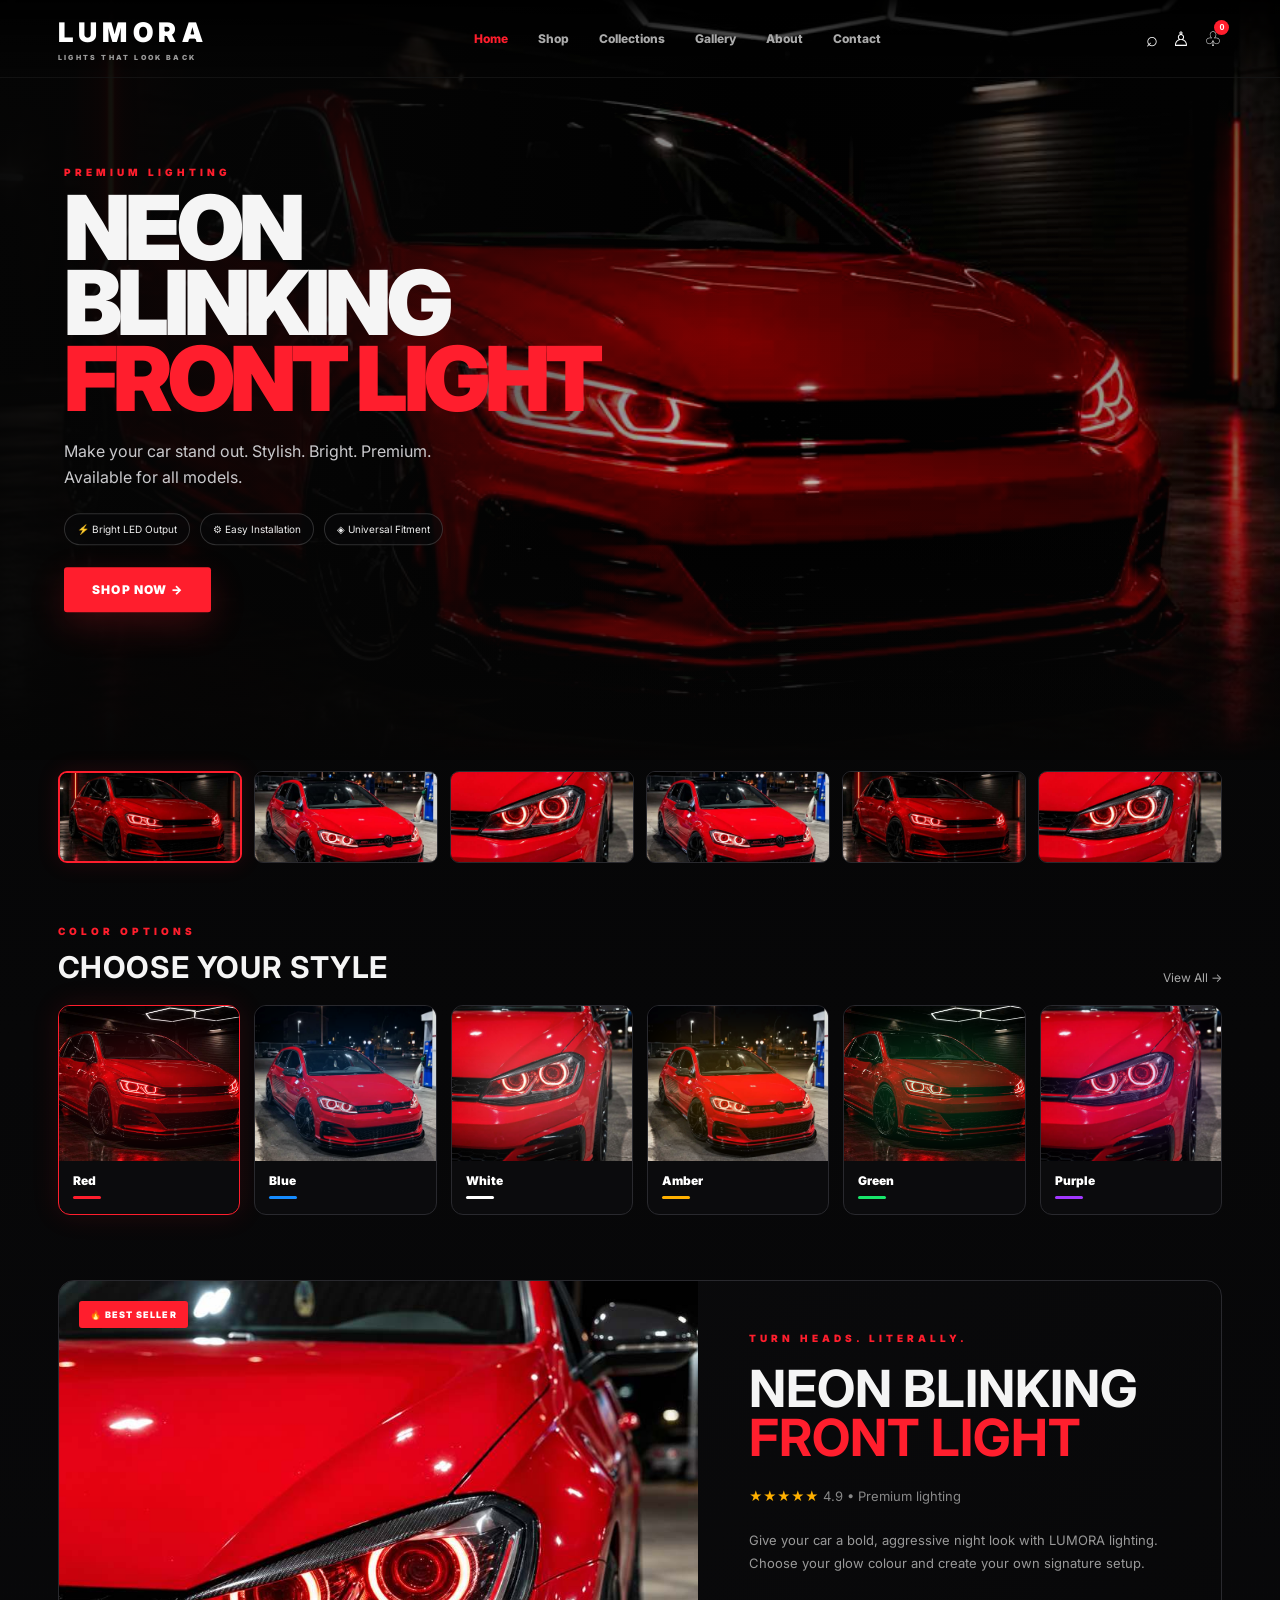
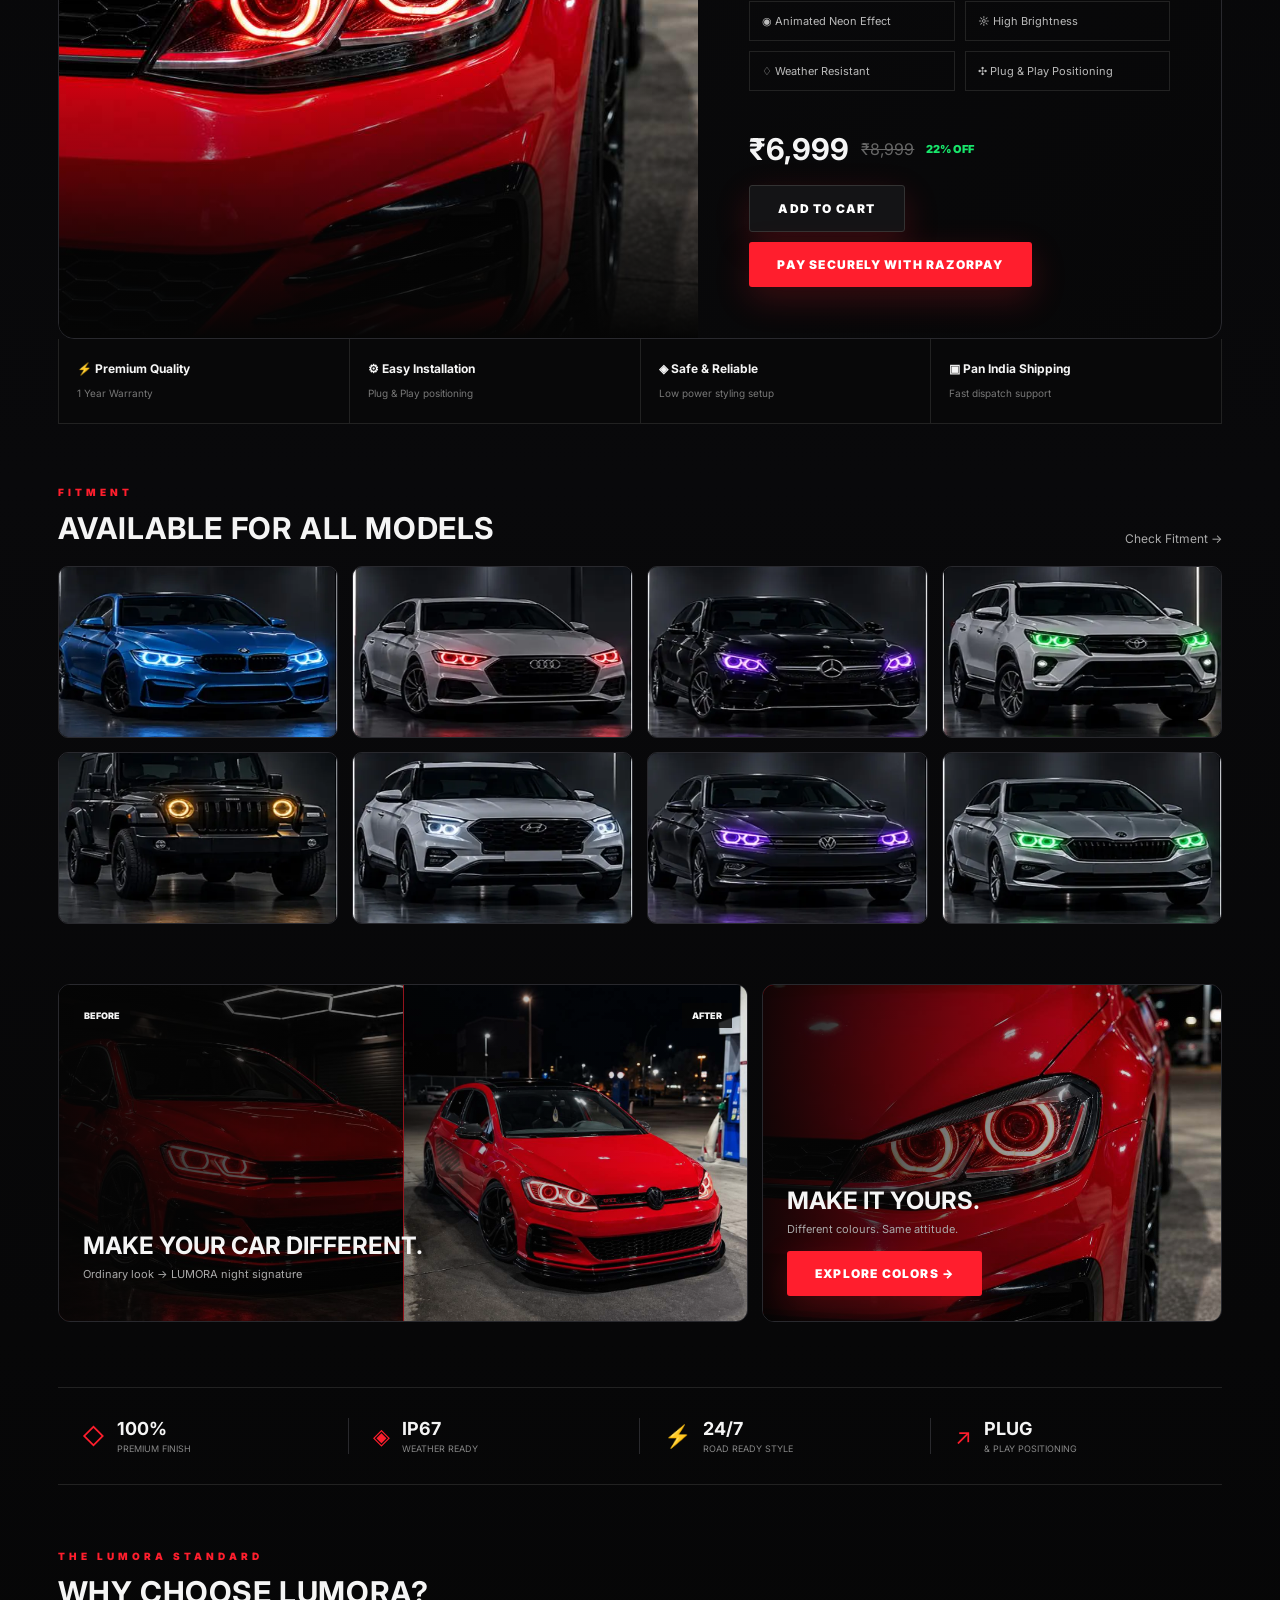
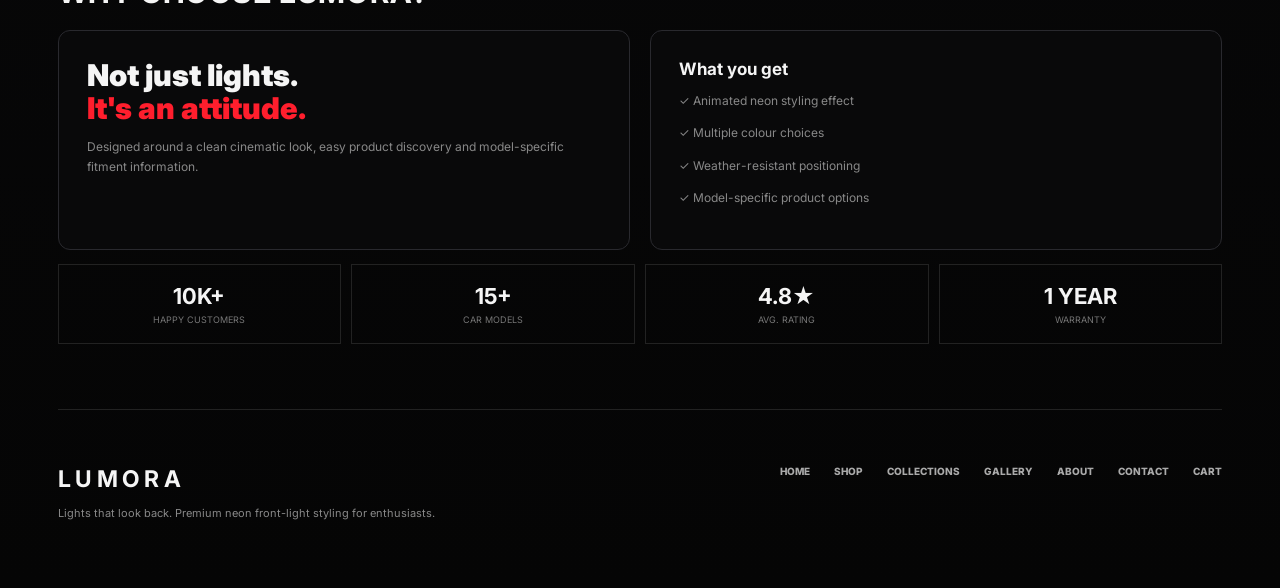
<file: index.html>
<!doctype html><html lang="en" data-theme="dark"><head><meta charset="utf-8"><meta name="viewport" content="width=device-width,initial-scale=1"><meta name="theme-color" content="#050505"><meta name="description" content="LUMORA — premium Demon Eye automotive lighting and custom styling."><meta name="keywords" content="Lumora, Demon Eye, car lights, automotive lighting, custom headlights"><meta property="og:title" content="LUMORA — Lights That Look Back"><meta property="og:description" content="Premium Demon Eye styling for enthusiasts."><title>LUMORA — Lights That Look Back</title><link rel="preconnect" href="https://fonts.googleapis.com"><link rel="preconnect" href="https://fonts.gstatic.com" crossorigin><link href="https://fonts.googleapis.com/css2?family=Inter:wght@400;500;600;700;800;900&display=swap" rel="stylesheet"><link rel="stylesheet" href="style.css"><script src="car-hero.js?v=20260920c"></script></head><body><script src="app.js?v=20260920c"></script><script src="asset-loader.js?v=20260920c"></script><script src="home-redesign.js?v=20260920c"></script></body></html>
</file>
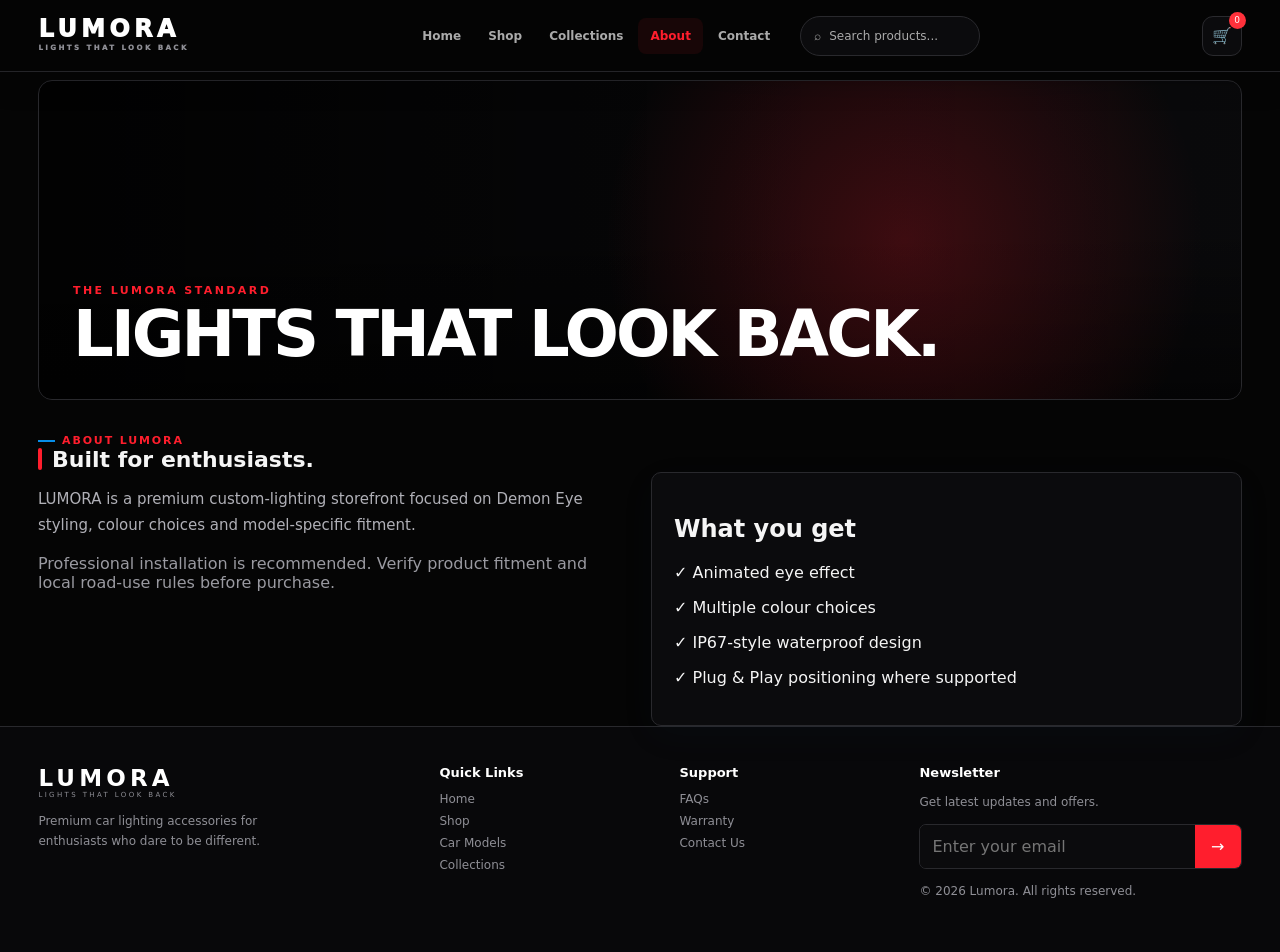
<file: about.html>
<!doctype html><html lang="en" data-theme="dark"><head><meta charset="utf-8"><meta name="viewport" content="width=device-width,initial-scale=1"><title>LUMORA</title><link rel="stylesheet" href="style.css"></head><body><script src="app.js?v=20260920d"></script><script src="asset-loader.js?v=20260920d"></script></body></html>
</file>
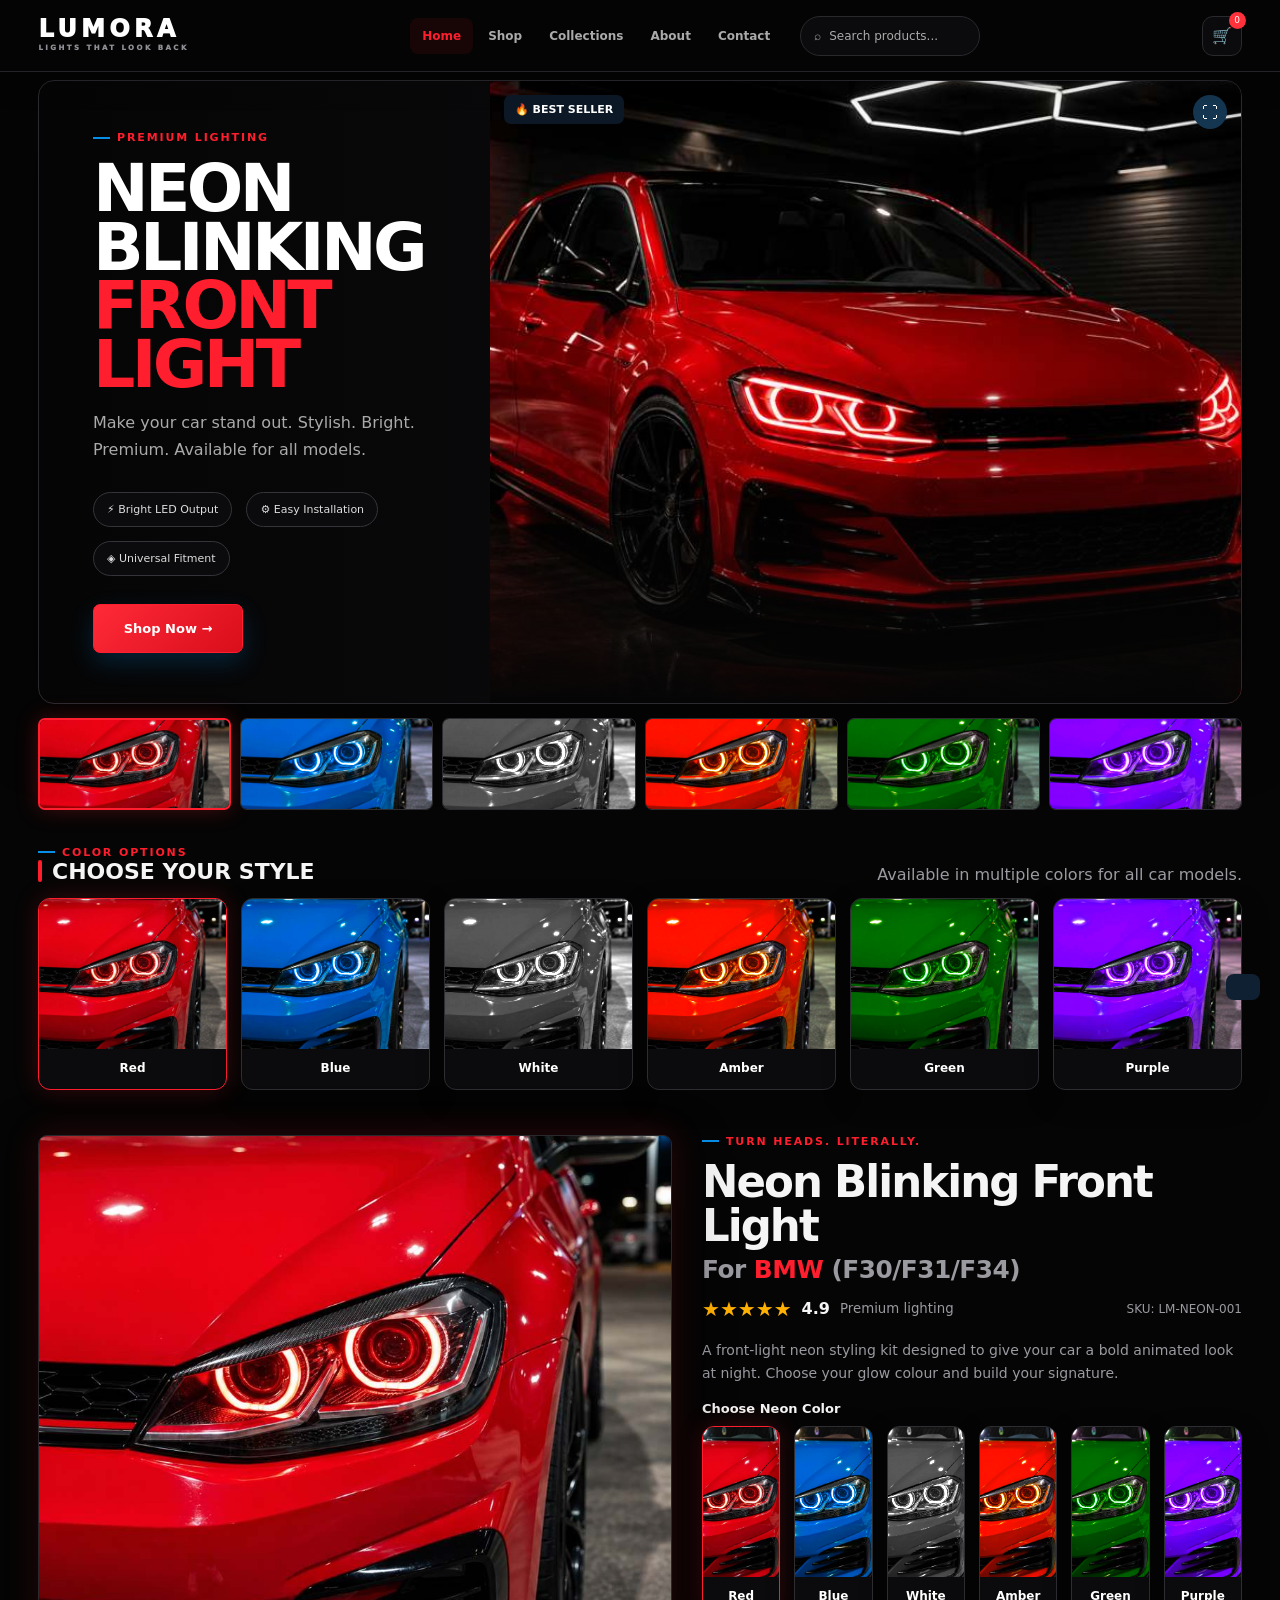
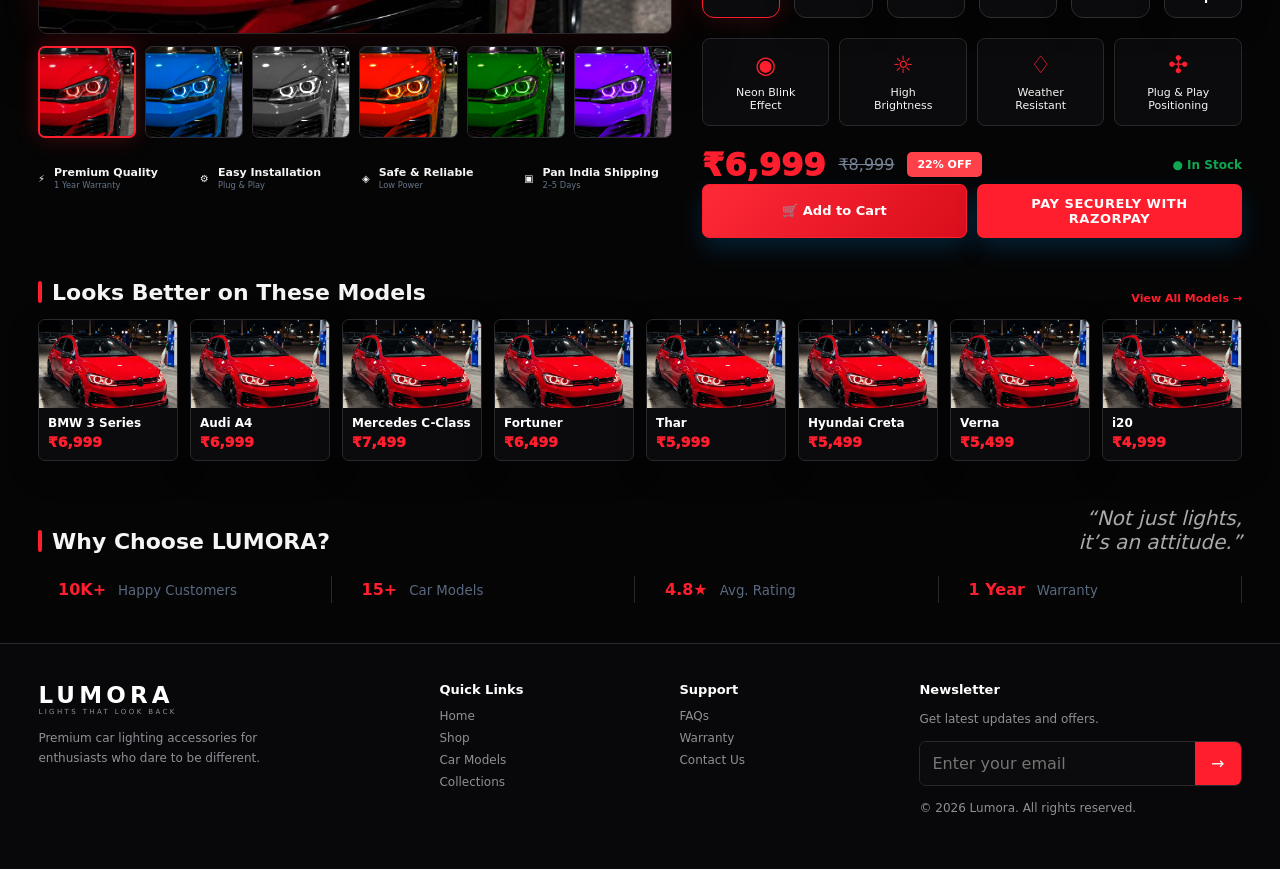
<file: models.html>
<!doctype html><html lang="en" data-theme="light"><head><meta charset="utf-8"><meta name="viewport" content="width=device-width,initial-scale=1"><title>LUMORA</title><link rel="stylesheet" href="style.css"></head><body><script src="app.js"></script><script src="asset-loader.js"></script></body></html>
</file>
<file: style.css>
:root{--bg:#f7faff;--white:#fff;--soft:#f1f7fc;--text:#102039;--muted:#627187;--line:#d9e6f0;--blue:#078ff0;--green:#12b957;--shadow:0 18px 55px rgba(22,76,118,.1)}*{box-sizing:border-box}html{scroll-behavior:smooth}body{margin:0;background:linear-gradient(180deg,#fff,#f7faff 55%,#edf6fc);color:var(--text);font-family:Inter,system-ui,sans-serif}a{text-decoration:none;color:inherit}button,input,select,textarea{font:inherit}.nav{height:72px;position:sticky;top:0;z-index:20;display:flex;align-items:center;gap:18px;padding:0 clamp(18px,3vw,42px);background:rgba(255,255,255,.95);backdrop-filter:blur(18px);border-bottom:1px solid var(--line);box-shadow:0 4px 24px #163f5c0b}.logo{font-size:24px;font-weight:950;letter-spacing:.18em;color:#102f57;line-height:.85}.logo small{display:block;font-size:7px;letter-spacing:.35em;color:#66778c;margin-top:7px}.links{display:flex;gap:3px;margin-left:auto}.links a{font-size:12px;font-weight:700;color:#405067;padding:11px 12px;border-radius:8px}.links a:hover,.links a.active{color:#0785e2;background:#eef8ff}.nav-search{height:40px;width:180px;border:1px solid #d1dfeb;border-radius:22px;background:#fafcfe;display:flex;align-items:center;gap:8px;padding:0 13px;color:#536277;font-size:12px}.nav-actions{display:flex;gap:8px}.icon{width:40px;height:40px;border:1px solid #cfdeea;background:#fff;border-radius:11px;display:grid;place-items:center;color:#132943;cursor:pointer}.cart-icon{position:relative}.cart-icon sup{position:absolute;right:-5px;top:-5px;background:#ff313b;color:#fff;border-radius:50%;min-width:17px;height:17px;display:grid;place-items:center;font-size:9px}.menu-btn{display:none}.wrap{max-width:1440px;margin:auto;padding:8px clamp(18px,3vw,38px) 0}.crumbs{display:flex;gap:9px;align-items:center;font-size:12px;color:#63738a;padding:7px 0 14px}.crumbs b{color:#16263e}.product-hero{display:grid;grid-template-columns:1.08fr .92fr;gap:30px}.main-media{position:relative;border:1px solid #d1e2ef;border-radius:9px;overflow:hidden;box-shadow:var(--shadow);background:#edf7fd}.main-media img{width:100%;aspect-ratio:1.27;object-fit:cover;display:block}.best{position:absolute;left:14px;top:14px;background:#0c1826;color:#fff;padding:8px 11px;border-radius:7px;font-size:11px;font-weight:850}.expand{position:absolute;right:14px;top:14px;border:0;border-radius:50%;background:#153650;color:#fff;width:34px;height:34px}.thumbs{display:grid;grid-template-columns:repeat(6,1fr);gap:9px;margin-top:12px}.thumb{border:1px solid #cddde9;border-radius:7px;overflow:hidden;background:#fff;position:relative;cursor:pointer;padding:0}.thumb.active{border:2px solid var(--blue)}.thumb img{width:100%;height:66px;object-fit:cover;display:block}.play{position:absolute;inset:0;display:grid;place-items:center;color:#fff;font-size:23px;text-shadow:0 2px 7px #000}.trust-row{display:grid;grid-template-columns:repeat(4,1fr);gap:14px;margin-top:28px}.trust{display:flex;gap:9px;align-items:center;font-size:10px}.trust strong{display:block;font-size:11px}.trust small{color:#66758a}.trust-icon{width:32px;height:32px;border-radius:50%;display:grid;place-items:center;background:#e8f6ff;color:var(--blue)}.eyebrow{display:flex;gap:7px;align-items:center;color:#078ee9;font-size:11px;font-weight:900;letter-spacing:.17em}.eyebrow:before{content:"";width:17px;height:2px;background:#078ee9}.detail h1{font-size:clamp(36px,3.4vw,54px);line-height:1.02;letter-spacing:-.045em;margin:12px 0 2px}.detail h1 span{display:block;color:#66758a;font-size:.57em;margin-top:9px;letter-spacing:-.02em}.detail h1 span b{color:var(--blue)}.rating-row{display:flex;align-items:center;gap:10px;margin:14px 0 18px}.stars{color:#ffb000;font-size:20px}.rating-row small{color:#536177}.sku{margin-left:auto;color:#627187;font-size:12px}.desc{font-size:14px;line-height:1.65;color:#526178}.subhead{font-size:13px;font-weight:850;margin:16px 0 10px}.colors{display:flex;gap:18px;flex-wrap:wrap}.color-option{text-align:center;font-size:11px;cursor:pointer;border:0;background:transparent;padding:0;color:var(--text)}.swatch{width:42px;height:42px;border-radius:50%;border:1px solid #a7bacb;box-shadow:inset 0 0 0 6px #fff;margin-bottom:6px;display:grid;place-items:center}.swatch.blue{background:#078df4}.swatch.red{background:#ff1825}.swatch.purple{background:#8515e7}.swatch.green{background:#00bd47}.swatch.white{background:#dfe3e6}.swatch.yellow{background:#ffb20f}.color-option.selected .swatch{outline:2px solid var(--blue);outline-offset:2px}.color-option.selected .swatch:after{content:"✓";color:#fff;font-weight:900;font-size:18px}.features{display:grid;grid-template-columns:repeat(4,1fr);gap:10px;margin:20px 0}.feature{min-height:88px;border:1px solid #d5e5f0;background:#fbfdff;border-radius:8px;display:grid;place-items:center;text-align:center;padding:9px;font-size:11px}.feature i{font-style:normal;color:var(--blue);font-size:24px}.price-row{display:flex;align-items:center;gap:13px;flex-wrap:wrap}.price{font-size:32px;font-weight:950;color:var(--blue)}.old-price{text-decoration:line-through;color:#758296;font-size:16px}.discount{background:#ff414a;color:#fff;padding:6px 10px;border-radius:5px;font-size:11px;font-weight:900}.stock{margin-left:auto;color:#10a752;font-size:12px;font-weight:850}.emi{font-size:12px;color:#536178;margin:3px 0 16px}.buy-row{display:grid;grid-template-columns:1fr 1fr;gap:10px}.btn{min-height:49px;padding:12px 18px;border:1px solid #d1dfeb;border-radius:7px;background:#fff;color:#152840;font-size:13px;font-weight:850;display:inline-flex;align-items:center;justify-content:center;gap:8px;cursor:pointer}.btn.primary{background:linear-gradient(135deg,#139bf7,#0678df);border-color:#078ff0;color:#fff;box-shadow:0 10px 25px #078ff033}.compat{display:grid;grid-template-columns:1fr auto;border:1px solid #cfe1ee;border-radius:7px;background:#fbfdff;margin-top:11px;overflow:hidden}.compat-main{display:flex;gap:10px;align-items:center;padding:13px}.compat-icon{width:34px;height:34px;border-radius:50%;background:#edf8ff;color:var(--blue);display:grid;place-items:center}.compat small{color:#607087}.compat-link{padding:13px;border-left:1px solid #dbe7f0;color:var(--blue);font-size:11px}.section{padding-top:42px}.section-head{display:flex;justify-content:space-between;align-items:end;margin-bottom:14px}.section-title{font-size:22px;font-weight:900;margin:0}.section-title:before{content:"";display:inline-block;width:4px;height:22px;border-radius:3px;background:var(--blue);margin-right:10px;vertical-align:-3px}.view{color:var(--blue);font-size:11px;font-weight:800}.model-grid{display:grid;grid-template-columns:repeat(8,1fr);gap:12px}.model-card{background:#fff;border:1px solid #d7e4ee;border-radius:7px;overflow:hidden;box-shadow:0 6px 20px #204e710d}.model-card img{width:100%;height:88px;object-fit:cover;display:block}.mc-body{padding:8px 9px 10px}.model-card b{display:block;font-size:12px;white-space:nowrap;overflow:hidden;text-overflow:ellipsis}.mc-price{font-size:14px;color:var(--blue);font-weight:950;margin-top:4px}.promo-grid{display:grid;grid-template-columns:1.08fr 1fr;gap:12px;margin-top:40px}.promo{min-height:160px;border:1px solid #d6e4ee;border-radius:9px;overflow:hidden;position:relative;background:#fff}.promo.split{display:grid;grid-template-columns:1fr 1fr}.promo img{width:100%;height:100%;object-fit:cover;display:block}.promo-copy{position:absolute;left:18px;top:18px;z-index:2}.promo-copy strong{font-size:16px}.promo-copy span{display:block;font-size:11px;color:#69798c;margin-top:3px}.promo-dark:after{content:"";position:absolute;inset:0;background:linear-gradient(90deg,#000b,transparent 70%)}.promo-dark .promo-copy{color:#fff}.why{padding:45px 0 40px}.stats{display:grid;grid-template-columns:repeat(4,1fr);gap:10px;margin-top:22px}.stat{display:flex;align-items:center;gap:12px;border-right:1px solid #dce7ef;padding:4px 20px}.stat-icon{width:42px;height:42px;border-radius:50%;background:#eaf7ff;color:var(--blue);display:grid;place-items:center;font-size:20px}.stat strong{font-size:16px;color:var(--blue)}.stat small{display:block;color:#59697f;margin-top:3px}.quote{margin-left:auto;font-size:20px;font-style:italic;color:#536176;max-width:220px;text-align:right}.footer{border-top:1px solid #dce7ef;background:#fff;padding:38px clamp(18px,3vw,42px);display:grid;grid-template-columns:1.25fr .7fr .7fr 1.1fr;gap:35px;color:#4f5f73}.footer-brand b{font-size:23px;letter-spacing:.18em;color:#12325b}.footer-brand small{display:block;font-size:7px;letter-spacing:.34em}.footer p{font-size:12px;line-height:1.7;max-width:280px}.footer h4{margin:0 0 12px;color:#182b43;font-size:13px}.footer a{display:block;font-size:12px;margin:8px 0}.socials{display:flex;gap:15px;margin-top:20px;font-size:18px}.newsletter{display:flex;border:1px solid #d3e1ec;border-radius:7px;overflow:hidden;margin-top:12px}.newsletter input{border:0;outline:0;flex:1;padding:12px;background:#fbfdff}.newsletter button{border:0;background:var(--blue);color:#fff;width:46px}.grid{display:grid;grid-template-columns:repeat(3,1fr);gap:18px}.card{background:#fff;border:1px solid #d7e4ee;border-radius:10px;padding:22px;box-shadow:0 10px 35px #19476b0f}.product-card{padding:0;overflow:hidden}.product-card img{width:100%;height:235px;object-fit:cover}.product-card .body{padding:17px}.lead{font-size:15px;line-height:1.7;color:#5e6d82}.two{display:grid;grid-template-columns:1fr 1fr;gap:18px}.gallery{display:grid;grid-template-columns:repeat(3,1fr);gap:14px}.gallery img{width:100%;height:290px;object-fit:cover;border:1px solid #d7e4ee;border-radius:10px}.form{display:grid;gap:12px}.form input,.form select,.form textarea{width:100%;padding:13px;border:1px solid #d5e2ec;background:#fff;border-radius:8px;outline:0}.pay{display:flex;align-items:center;gap:10px;border:1px solid #d8e5ef;padding:13px;border-radius:8px;margin:8px 0;background:#fbfdff}.notice{padding:13px;border-radius:8px;background:#eef8ff;border:1px solid #cfe9fb;color:#5a6b7e;font-size:12px}.empty{text-align:center;padding:90px 20px}.success{padding:28px;border:1px solid #bfe6cf;background:#effbf4;border-radius:12px}.toast{position:fixed;right:20px;bottom:20px;background:#102033;color:#fff;padding:13px 17px;border-radius:8px;font-size:12px;font-weight:800;transform:translateY(120px);transition:.25s;z-index:50}.toast.show{transform:none}@media(max-width:1150px){.links a{padding:10px 7px}.nav-search{display:none}.model-grid{grid-template-columns:repeat(4,1fr)}}@media(max-width:850px){.links{display:none}.links.mobile-open{display:flex;position:absolute;left:12px;right:12px;top:70px;flex-direction:column;gap:2px;margin:0;padding:8px;background:#fff;border:1px solid var(--line);border-radius:12px;box-shadow:var(--shadow)}.links.mobile-open a{padding:12px}.menu-btn{display:grid}.product-hero{grid-template-columns:1fr}.model-grid{grid-template-columns:repeat(4,1fr)}.promo-grid{grid-template-columns:1fr}.stats{grid-template-columns:repeat(2,1fr)}.footer{grid-template-columns:1fr 1fr}.features{grid-template-columns:repeat(2,1fr)}.trust-row{grid-template-columns:repeat(2,1fr)}}@media(max-width:600px){.nav{height:64px;padding:0 14px}.logo{font-size:20px}.wrap{padding:8px 14px 0}.crumbs{font-size:10px;overflow:auto;white-space:nowrap}.thumb img{height:55px}.buy-row{grid-template-columns:1fr}.colors{gap:12px}.features{gap:7px}.feature{min-height:82px}.model-grid{grid-template-columns:repeat(2,1fr)}.promo.split{grid-template-columns:1fr 1fr}.stats{grid-template-columns:1fr 1fr}.stat{padding:4px 7px}.quote{display:none}.footer{grid-template-columns:1fr;gap:22px}.grid,.gallery,.two{grid-template-columns:1fr}.stock{margin-left:0}.detail h1{font-size:35px}.main-media img{aspect-ratio:1.15}}
.razorpay{background:#ff1e2d!important;color:#fff!important;border:0;cursor:pointer;font-weight:800;letter-spacing:.04em;}
.razorpay:hover{background:#ff3442!important;transform:translateY(-1px);}

/* LUMORA dark/red global theme */
html[data-theme="dark"]{--bg:#050505;--white:#0b0b0d;--soft:#111114;--text:#f5f5f5;--muted:#a2a2aa;--line:#252529;--blue:#ff1e2d;--green:#ff1e2d;--shadow:0 18px 55px rgba(0,0,0,.35)}
html[data-theme="dark"] body{background:linear-gradient(180deg,#050505,#09090b 55%,#050505);color:#f5f5f5}
html[data-theme="dark"] .nav{background:rgba(5,5,5,.94);border-bottom:1px solid #242428;box-shadow:0 8px 30px rgba(0,0,0,.28)}
html[data-theme="dark"] .logo{color:#fff}
html[data-theme="dark"] .logo small{color:#8f8f96}
html[data-theme="dark"] .links a{color:#aaa}
html[data-theme="dark"] .links a:hover,html[data-theme="dark"] .links a.active{color:#ff1e2d;background:rgba(255,30,45,.08)}
html[data-theme="dark"] .nav-search{border-color:#29292d;background:#0b0b0d;color:#aaa}
html[data-theme="dark"] .icon{border-color:#2a2a2e;background:#0b0b0d;color:#fff}
html[data-theme="dark"] .wrap{background:#050505}
html[data-theme="dark"] .crumbs{color:#85858d}
html[data-theme="dark"] .crumbs b{color:#eee}
html[data-theme="dark"] .main-media{border-color:#28282d;background:#0b0b0d}
html[data-theme="dark"] .thumb{border-color:#29292d;background:#0b0b0d}
html[data-theme="dark"] .thumb.active{border-color:#ff1e2d}
html[data-theme="dark"] .detail h1 span{color:#9a9aa1}
html[data-theme="dark"] .detail h1 span b,html[data-theme="dark"] .eyebrow,html[data-theme="dark"] .view,html[data-theme="dark"] .price{color:#ff1e2d}
html[data-theme="dark"] .desc,html[data-theme="dark"] .rating-row small,html[data-theme="dark"] .sku,html[data-theme="dark"] .emi,.muted{color:#9a9aa1}
html[data-theme="dark"] .feature,html[data-theme="dark"] .compat,.card,.model-card,.promo{background:#0b0b0d;border-color:#29292d;color:#f5f5f5}
html[data-theme="dark"] .feature i,html[data-theme="dark"] .compat-link{color:#ff1e2d}
html[data-theme="dark"] .btn{background:#111114;border-color:#2d2d32;color:#fff}
html[data-theme="dark"] .btn.primary{background:linear-gradient(135deg,#ff2a38,#d90d1b);border-color:#ff1e2d;color:#fff}
html[data-theme="dark"] .section-title:before{background:#ff1e2d}
html[data-theme="dark"] .model-card{box-shadow:0 10px 30px rgba(0,0,0,.28)}
html[data-theme="dark"] .model-card b{color:#fff}
html[data-theme="dark"] .stat{border-color:#29292d}
html[data-theme="dark"] .stat strong{color:#ff1e2d}
html[data-theme="dark"] .quote{color:#aaa}
html[data-theme="dark"] .footer{background:#08080a;border-color:#29292d;color:#8f8f96}
html[data-theme="dark"] .footer-brand b,html[data-theme="dark"] .footer h4{color:#fff}
html[data-theme="dark"] .newsletter{border-color:#29292d}
html[data-theme="dark"] .newsletter input{background:#0b0b0d;color:#fff}
html[data-theme="dark"] .razorpay{background:#ff1e2d!important;border-color:#ff1e2d!important;color:#fff!important}

.cinematic-banner{position:relative;min-height:320px;margin:0 0 34px;border:1px solid #29292d;border-radius:14px;overflow:hidden;display:flex;align-items:flex-end;padding:34px;background:linear-gradient(90deg,rgba(0,0,0,.86),rgba(0,0,0,.15)),#0b0b0d}
.cinematic-banner:after{content:"";position:absolute;inset:0;background:radial-gradient(circle at 72% 50%,rgba(255,30,45,.22),transparent 34%),linear-gradient(0deg,rgba(0,0,0,.55),transparent 55%);pointer-events:none}
.cinematic-banner>div{position:relative;z-index:2;display:grid;gap:7px}
.cinematic-banner span{font-size:11px;font-weight:900;letter-spacing:.22em;color:#ff1e2d}
.cinematic-banner strong{font-size:clamp(32px,5vw,68px);line-height:.95;letter-spacing:-.045em;color:#fff}
.cinematic-banner.compact{min-height:250px}
html[data-theme="dark"] .lead{color:#b0b0b7;line-height:1.7}
html[data-theme="dark"] .grid{gap:18px}
html[data-theme="dark"] .product-card img{background:#0b0b0d}
html[data-theme="dark"] .gallery{display:grid;grid-template-columns:repeat(3,1fr);gap:16px}
html[data-theme="dark"] .gallery img{width:100%;height:330px;object-fit:cover;border-radius:12px;border:1px solid #29292d;display:block;transition:transform .35s,filter .35s}
html[data-theme="dark"] .gallery img:hover{transform:scale(1.015);filter:saturate(1.08)}
html[data-theme="dark"] .two{gap:22px}
@media(max-width:760px){
  .cinematic-banner{min-height:230px;padding:22px}
  html[data-theme="dark"] .gallery{grid-template-columns:1fr}
  html[data-theme="dark"] .gallery img{height:300px}
}


/* LUMORA neon product showcase */
html[data-theme="dark"] .hero-neon{
  position:relative;min-height:590px;border:1px solid #2a2a2f;border-radius:16px;overflow:hidden;
  display:grid;grid-template-columns:.9fr 1.5fr;align-items:center;
  background:radial-gradient(circle at 78% 48%,rgba(255,30,45,.18),transparent 30%),linear-gradient(90deg,#050505 0%,#09090b 42%,#050505 100%);
  box-shadow:0 25px 70px rgba(0,0,0,.45);
}
html[data-theme="dark"] .hero-copy{position:relative;z-index:3;padding:50px 20px 50px 54px;max-width:560px}
html[data-theme="dark"] .hero-copy h1{font-size:clamp(44px,5.2vw,78px);line-height:.88;letter-spacing:-.055em;margin:15px 0;color:#fff}
html[data-theme="dark"] .hero-copy h1 span{color:#ff1e2d}
html[data-theme="dark"] .hero-copy p{font-size:16px;line-height:1.7;color:#aaa;max-width:470px}
html[data-theme="dark"] .hero-features{display:flex;gap:14px;flex-wrap:wrap;margin:28px 0}
html[data-theme="dark"] .hero-features span{font-size:11px;color:#ddd;border:1px solid #34343a;border-radius:999px;padding:10px 13px;background:#0b0b0d}
html[data-theme="dark"] .hero-cta{min-width:150px}
html[data-theme="dark"] .hero-car{height:100%;min-height:590px;position:relative;display:flex;align-items:center;justify-content:center;overflow:hidden}
html[data-theme="dark"] .hero-car:after{content:"";position:absolute;inset:auto 0 0;height:38%;background:linear-gradient(transparent,#050505);pointer-events:none}
html[data-theme="dark"] .hero-car img{width:100%;height:100%;object-fit:cover;object-position:center;display:block;transform:scale(1.04)}
html[data-theme="dark"] .hero-car .best{z-index:4}
html[data-theme="dark"] .hero-car .expand{z-index:4}
html[data-theme="dark"] .hero-thumbs{padding:14px 0 6px}
html[data-theme="dark"] .hero-thumbs .thumbs{margin-top:0;grid-template-columns:repeat(6,1fr)}
html[data-theme="dark"] .neon-thumbs .thumb{height:92px;background:#09090b;border-color:#2c2c31}
html[data-theme="dark"] .neon-thumbs .thumb .neon-visual{height:100%}
html[data-theme="dark"] .neon-thumbs .thumb .neon-visual img{height:100%;object-fit:cover}
html[data-theme="dark"] .neon-thumbs .thumb.active{border-color:#ff1e2d;box-shadow:0 0 22px rgba(255,30,45,.25)}
html[data-theme="dark"] .color-showcase{padding-top:30px}
html[data-theme="dark"] .neon-colors{display:grid;grid-template-columns:repeat(6,1fr);gap:14px}
html[data-theme="dark"] .neon-colors .color-option{position:relative;overflow:hidden;border:1px solid #2d2d32;border-radius:12px;background:#0b0b0d;padding:0;color:#fff;box-shadow:0 10px 28px rgba(0,0,0,.25);transition:.25s}
html[data-theme="dark"] .neon-colors .color-option:hover{transform:translateY(-4px);border-color:#555}
html[data-theme="dark"] .neon-colors .color-option.selected{border-color:#ff1e2d;box-shadow:0 0 26px rgba(255,30,45,.2)}
html[data-theme="dark"] .neon-colors .color-option>span{display:block;padding:12px 8px 14px;font-weight:800;font-size:12px}
html[data-theme="dark"] .neon-visual{position:relative;overflow:hidden;background:#050505;isolation:isolate}
html[data-theme="dark"] .neon-visual:after{content:"";position:absolute;inset:15% 15%;background:var(--neon-glow);filter:blur(28px);opacity:.24;mix-blend-mode:screen;z-index:-1}
html[data-theme="dark"] .neon-visual img{width:100%;height:100%;object-fit:cover;display:block}
html[data-theme="dark"] .neon-colors .neon-visual{height:150px}
html[data-theme="dark"] .legacy-product{margin-top:45px}
html[data-theme="dark"] .main-media{--neon-glow:#ff1e2d;box-shadow:0 18px 55px rgba(0,0,0,.5),0 0 35px color-mix(in srgb,var(--neon-glow) 18%,transparent)}
html[data-theme="dark"] .product-card .product-visual{position:relative;aspect-ratio:1.55;overflow:hidden;background:#09090b}
html[data-theme="dark"] .product-card .product-visual img{width:100%;height:100%;object-fit:cover;display:block}
html[data-theme="dark"] .product-card .product-glow{position:absolute;inset:auto 10% 7%;height:25%;background:#ff1e2d;filter:blur(25px);opacity:.14;pointer-events:none}
html[data-theme="dark"] .product-card{transition:transform .25s,border-color .25s}
html[data-theme="dark"] .product-card:hover{transform:translateY(-5px);border-color:#444}
html[data-theme="dark"] .product-card .tag{font-size:9px;letter-spacing:.08em;color:#ff5963;font-weight:900}
html[data-theme="dark"] .product-card h3{font-size:18px;margin:8px 0}
html[data-theme="dark"] .product-card .body{padding:18px}
html[data-theme="dark"] .product-card .btn{width:100%;margin-top:10px}
@media(max-width:900px){
 html[data-theme="dark"] .hero-neon{grid-template-columns:1fr;min-height:auto}
 html[data-theme="dark"] .hero-copy{padding:38px 24px 18px}
 html[data-theme="dark"] .hero-car{min-height:420px}
 html[data-theme="dark"] .neon-colors{grid-template-columns:repeat(3,1fr)}
 html[data-theme="dark"] .hero-thumbs .thumbs{grid-template-columns:repeat(3,1fr)}
}
@media(max-width:600px){
 html[data-theme="dark"] .hero-copy h1{font-size:43px}
 html[data-theme="dark"] .hero-car{min-height:310px}
 html[data-theme="dark"] .neon-colors{grid-template-columns:repeat(2,1fr)}
 html[data-theme="dark"] .neon-colors .neon-visual{height:125px}
 html[data-theme="dark"] .hero-thumbs .thumbs{grid-template-columns:repeat(3,1fr)}
 html[data-theme="dark"] .neon-thumbs .thumb{height:72px}
}


/* Mobile header alignment: keep cart and menu at the far right */
.nav-actions{margin-left:auto;flex-shrink:0;align-items:center}
@media(max-width:850px){.nav-actions{margin-left:auto}.cart-icon,.menu-btn{flex-shrink:0}}


/* FINAL MOBILE HEADER FIX */
@media(max-width:850px){
  .nav{position:sticky;display:flex;align-items:center;justify-content:flex-start;overflow:visible}
  .nav .logo{flex:0 1 auto;min-width:0}
  .nav .nav-actions{position:absolute;right:14px;top:50%;transform:translateY(-50%);display:flex!important;align-items:center;justify-content:flex-end;gap:8px;margin:0!important;width:auto!important}
  .nav .cart-icon,.nav .menu-btn{display:grid!important;width:40px;height:40px;flex:0 0 40px}
  .nav .menu-btn{place-items:center}
  .nav .links,.nav .nav-search{display:none!important}
}
@media(max-width:380px){
  .nav{padding-left:12px;padding-right:12px}
  .nav .nav-actions{right:12px;gap:5px}
  .nav .cart-icon,.nav .menu-btn{width:38px;height:38px;flex-basis:38px}
  .nav .logo{font-size:18px}
}
</file>
